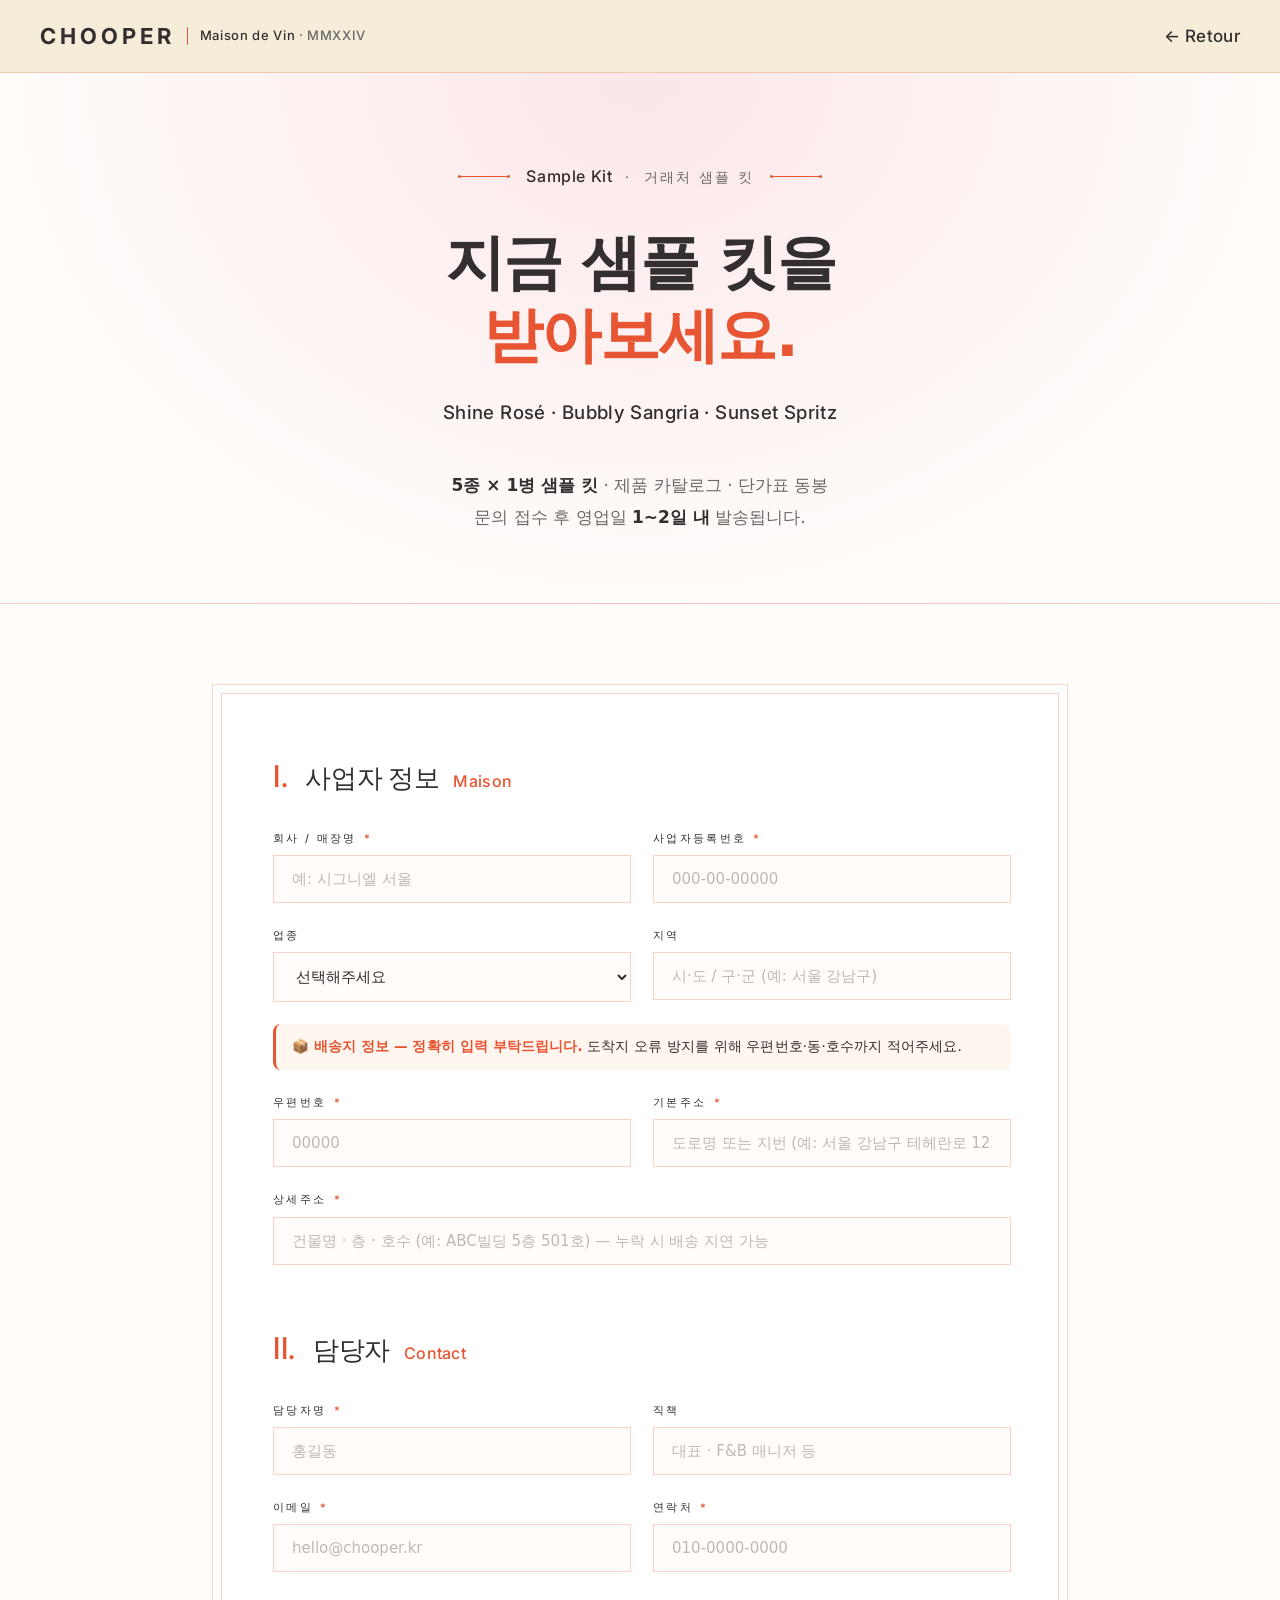
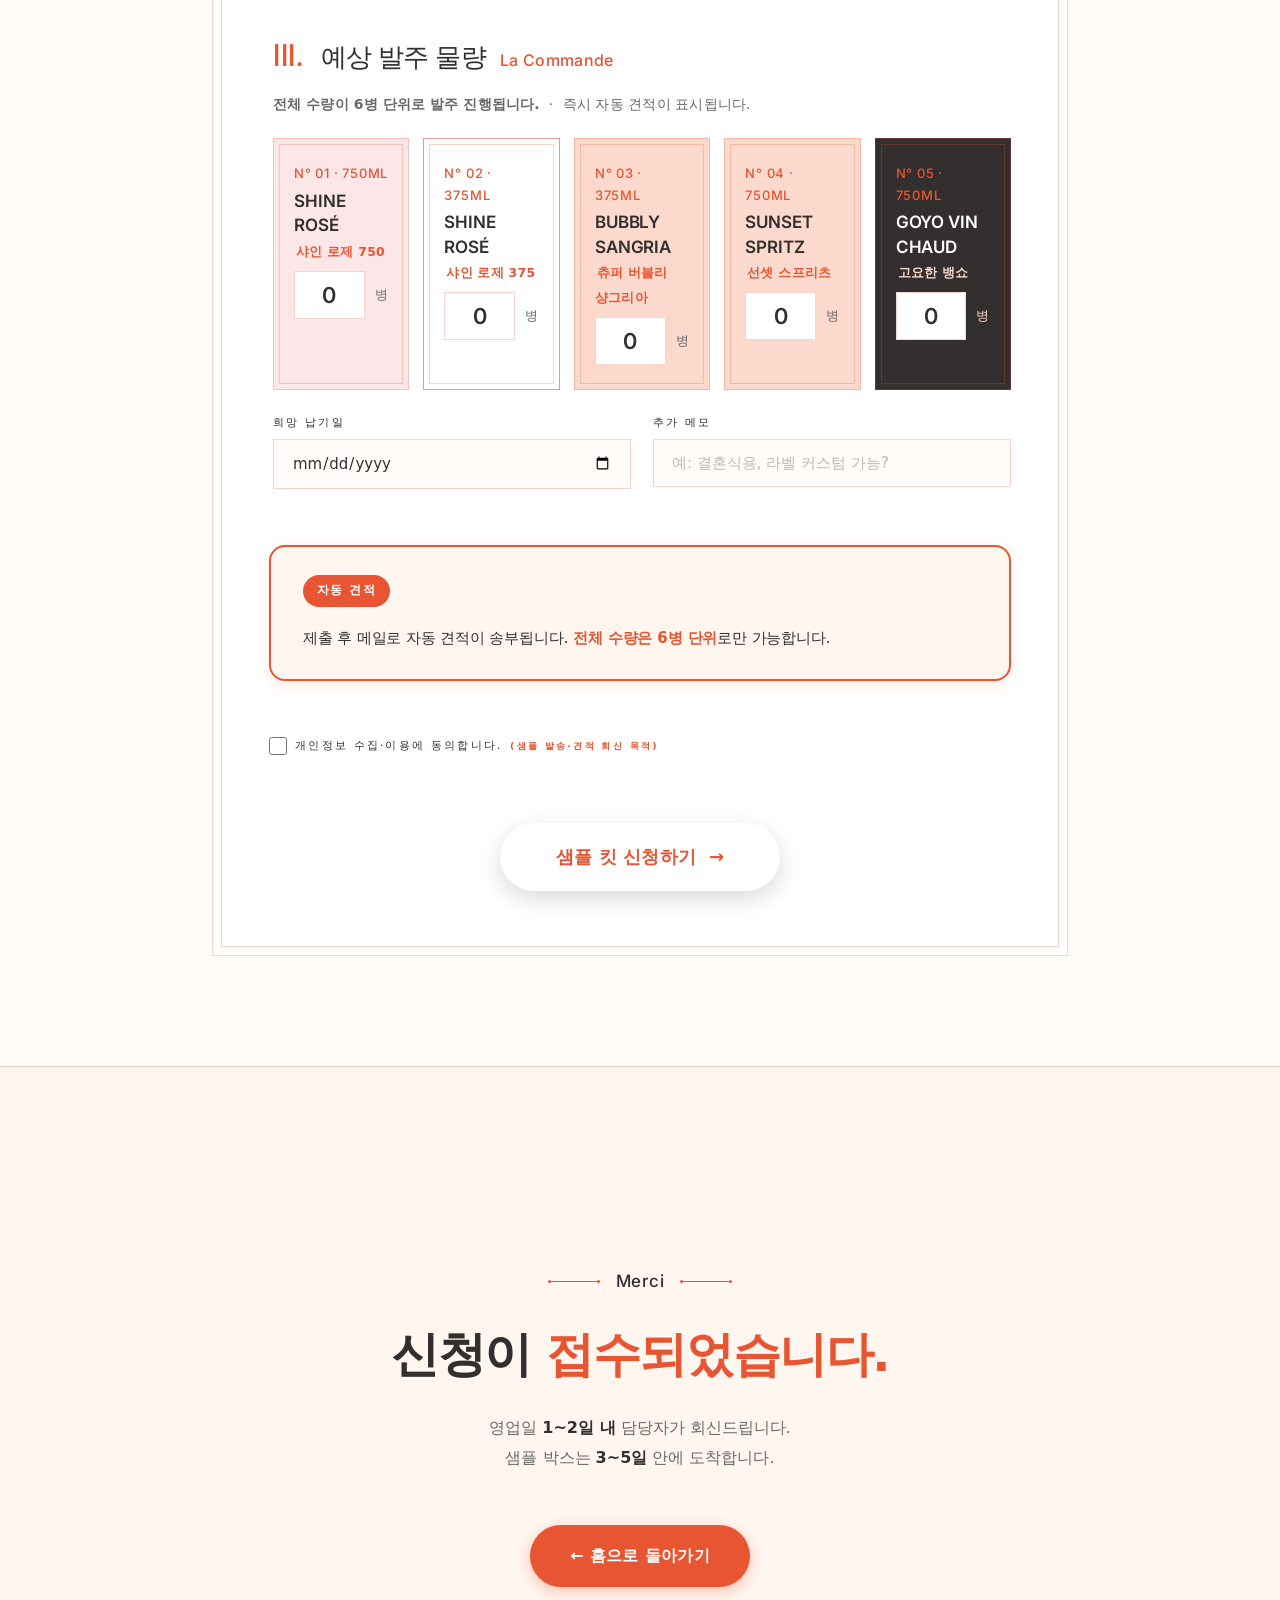
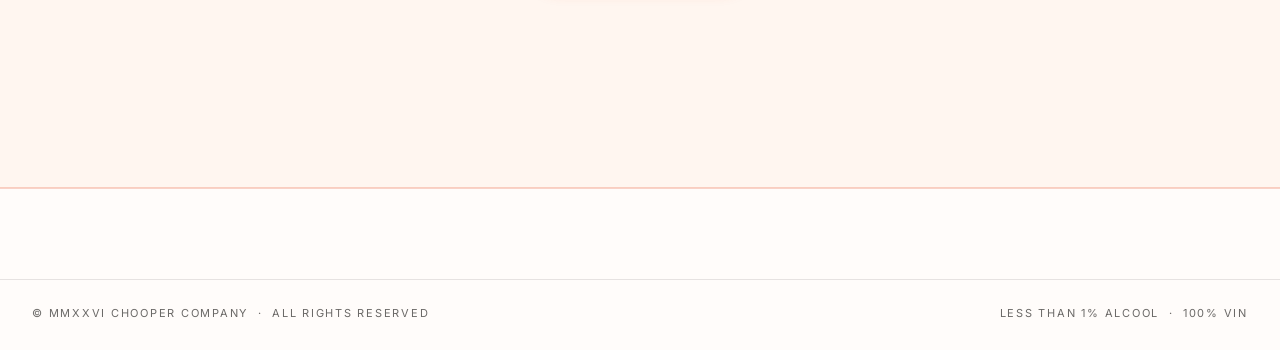
<file: inquiry.html>
<!DOCTYPE html>
<html lang="ko">
<head>
<meta charset="UTF-8" />
<meta name="viewport" content="width=device-width, initial-scale=1.0" />
<title>샘플 신청 · 츄퍼 맨정신 클럽 🍷</title>
<meta name="description" content="5종 × 1병 샘플 킷. 영업일 1~2일 내 발송." />
<link rel="preconnect" href="https://fonts.googleapis.com">
<link rel="preconnect" href="https://fonts.gstatic.com" crossorigin>
<link href="https://fonts.googleapis.com/css2?family=Inter:wght@400;500;600;700;800;900&family=Pretendard:wght@300;400;500;600;700;800;900&display=swap" rel="stylesheet">
<link rel="stylesheet" href="styles.css">
<link rel="stylesheet" href="inquiry.css">
</head>
<body class="inq-body">

<!-- NAV -->
<header class="nav">
  <a href="index.html" class="brand">
    <span class="brand-name">CHOOPER</span>
    <span class="brand-divider"></span>
    <span class="brand-tag"><i>Maison de Vin</i> · MMXXIV</span>
  </a>
  <nav class="nav-links">
    <a href="index.html">← Retour</a>
  </nav>
</header>

<!-- HEADER -->
<section class="inq-hero">
  <div class="container">
    <div class="hero-presenting">
      <span class="gold-rule"></span>
      <span><i>Sample Kit</i> &nbsp;·&nbsp; 거래처 샘플 킷</span>
      <span class="gold-rule"></span>
    </div>
    <h1 class="hero-h1">
      지금 샘플 킷을<br>
      <em>받아보세요.</em>
    </h1>
    <p class="hero-sub">
      <i>Shine Rosé · Bubbly Sangria · Sunset Spritz</i><br>
      <b>5종 × 1병 샘플 킷</b> · 제품 카탈로그 · 단가표 동봉<br>
      문의 접수 후 영업일 <b>1~2일 내</b> 발송됩니다.
    </p>
  </div>
</section>

<!-- FORM -->
<section class="inq-form-wrap">
  <form class="inq-form" action="https://formsubmit.co/choopermarket1@gmail.com" method="POST">

    <!-- FormSubmit 메타 설정 -->
    <input type="hidden" name="_subject" value="[Maison Chooper] B2B 샘플 킷 신청">
    <input type="hidden" name="_template" value="table">
    <input type="hidden" name="_captcha" value="false">
    <input type="hidden" name="_next" value="https://localhost:3459/inquiry.html#thanks">
    <input type="hidden" name="_autoresponse" value="문의 감사합니다. Maison Chooper 담당자가 영업일 1~2일 내 회신드립니다. — CHOOPER COMPANY">

    <!-- 1. 사업자 정보 -->
    <div class="fset">
      <span class="fset-num">I.</span>
      <h3 class="fset-h">사업자 정보 <span class="fset-sub"><i>Maison</i></span></h3>

      <div class="frow">
        <label>
          <span>회사 / 매장명 <i>*</i></span>
          <input type="text" name="회사_매장명" placeholder="예: 시그니엘 서울" required />
        </label>
        <label>
          <span>사업자등록번호 <i>*</i></span>
          <input type="text" name="사업자등록번호" placeholder="000-00-00000" required />
        </label>
      </div>

      <div class="frow">
        <label>
          <span>업종</span>
          <select name="업종">
            <option>선택해주세요</option>
            <option>5성 호텔</option>
            <option>웨딩 / 컨벤션</option>
            <option>파인 다이닝</option>
            <option>산후 케어 · 산후조리원</option>
            <option>갤러리 · 전시</option>
            <option>백화점 / MD</option>
            <option>와인 바</option>
            <option>프리미엄 카페</option>
            <option>리조트 · 호스피탈리티</option>
            <option>기타</option>
          </select>
        </label>
        <label>
          <span>지역</span>
          <input type="text" name="지역" placeholder="시·도 / 구·군 (예: 서울 강남구)" />
        </label>
      </div>

      <p class="fset-help addr-help">📦 <b>배송지 정보 — 정확히 입력 부탁드립니다.</b> 도착지 오류 방지를 위해 우편번호·동·호수까지 적어주세요.</p>

      <div class="frow">
        <label>
          <span>우편번호 <i>*</i></span>
          <input type="text" name="우편번호" placeholder="00000" pattern="[0-9]{5}" maxlength="5" required />
        </label>
        <label>
          <span>기본주소 <i>*</i></span>
          <input type="text" name="기본주소" placeholder="도로명 또는 지번 (예: 서울 강남구 테헤란로 123)" required />
        </label>
      </div>

      <div class="frow">
        <label class="frow-full">
          <span>상세주소 <i>*</i></span>
          <input type="text" name="상세주소" placeholder="건물명 · 층 · 호수 (예: ABC빌딩 5층 501호) — 누락 시 배송 지연 가능" required />
        </label>
      </div>
    </div>

    <!-- 2. 담당자 -->
    <div class="fset">
      <span class="fset-num">II.</span>
      <h3 class="fset-h">담당자 <span class="fset-sub"><i>Contact</i></span></h3>

      <div class="frow">
        <label>
          <span>담당자명 <i>*</i></span>
          <input type="text" name="담당자명" placeholder="홍길동" required />
        </label>
        <label>
          <span>직책</span>
          <input type="text" name="직책" placeholder="대표 · F&B 매니저 등" />
        </label>
      </div>

      <div class="frow">
        <label>
          <span>이메일 <i>*</i></span>
          <input type="email" name="email" placeholder="hello@chooper.kr" required />
        </label>
        <label>
          <span>연락처 <i>*</i></span>
          <input type="tel" name="연락처" placeholder="010-0000-0000" required />
        </label>
      </div>
    </div>

    <!-- 3. 예상 수량 -->
    <div class="fset">
      <span class="fset-num">III.</span>
      <h3 class="fset-h">예상 발주 물량 <span class="fset-sub"><i>La Commande</i></span></h3>
      <p class="fset-help"><b>전체 수량이 6병 단위로 발주 진행됩니다.</b> &nbsp;·&nbsp; 즉시 자동 견적이 표시됩니다.</p>

      <div class="qty-grid">
        <label class="qty-cell qty-rose">
          <span class="qty-head">
            <span class="qty-num">N° 01 · 750ml</span>
            <span class="qty-name">Shine Rosé<br><i>샤인 로제 750</i></span>
          </span>
          <span class="qty-row">
            <input type="number" name="샤인로제_750ml_병" min="0" value="0" inputmode="numeric" data-price="18000" />
            <span class="qty-unit">병</span>
          </span>
        </label>
        <label class="qty-cell qty-rose-mini">
          <span class="qty-head">
            <span class="qty-num">N° 02 · 375ml</span>
            <span class="qty-name">Shine Rosé<br><i>샤인 로제 375</i></span>
          </span>
          <span class="qty-row">
            <input type="number" name="샤인로제_375ml_병" min="0" value="0" inputmode="numeric" data-price="11000" />
            <span class="qty-unit">병</span>
          </span>
        </label>
        <label class="qty-cell qty-bubbly">
          <span class="qty-head">
            <span class="qty-num">N° 03 · 375ml</span>
            <span class="qty-name">Bubbly Sangria<br><i>츄퍼 버블리 샹그리아</i></span>
          </span>
          <span class="qty-row">
            <input type="number" name="버블리샹그리아_375ml_병" min="0" value="0" inputmode="numeric" data-price="11000" />
            <span class="qty-unit">병</span>
          </span>
        </label>
        <label class="qty-cell qty-spritz">
          <span class="qty-head">
            <span class="qty-num">N° 04 · 750ml</span>
            <span class="qty-name">Sunset Spritz<br><i>선셋 스프리츠</i></span>
          </span>
          <span class="qty-row">
            <input type="number" name="선셋스프리츠_병" min="0" value="0" inputmode="numeric" data-price="18000" />
            <span class="qty-unit">병</span>
          </span>
        </label>
        <label class="qty-cell qty-mulled">
          <span class="qty-head">
            <span class="qty-num">N° 05 · 750ml</span>
            <span class="qty-name">Goyo Vin Chaud<br><i>고요한 뱅쇼</i></span>
          </span>
          <span class="qty-row">
            <input type="number" name="고요한뱅쇼_병" min="0" value="0" inputmode="numeric" data-price="19000" />
            <span class="qty-unit">병</span>
          </span>
        </label>
      </div>

      <div class="frow">
        <label>
          <span>희망 납기일</span>
          <input type="date" name="희망납기일" />
        </label>
        <label>
          <span>추가 메모</span>
          <input type="text" name="추가메모" placeholder="예: 결혼식용, 라벨 커스텀 가능?" />
        </label>
      </div>
    </div>

    <!-- 자동 견적 (화면 노출 X · hidden 값만 메일에 포함) -->
    <div class="estimate">
      <span class="est-kicker">자동 견적</span>
      <p class="est-note" id="est-status">제출 후 메일로 자동 견적이 송부됩니다. <b>전체 수량은 6병 단위</b>로만 가능합니다.</p>
      <input type="hidden" name="자동견적_원" value="0">
      <input type="hidden" name="총_병수" value="0">
    </div>

    <!-- 동의 -->
    <label class="consent">
      <input type="checkbox" name="개인정보_동의" value="동의" required />
      <span>개인정보 수집·이용에 동의합니다. <i>(샘플 발송·견적 회신 목적)</i></span>
    </label>

    <!-- 제출 -->
    <button type="submit" class="btn-big inq-submit">
      샘플 킷 신청하기 &nbsp;→
    </button>

  </form>
</section>

<!-- THANKS -->
<section id="thanks" class="thanks">
  <div class="container thanks-inner">
    <div class="chapter-mark"><span class="gold-rule"></span><span><i>Merci</i></span><span class="gold-rule"></span></div>
    <h2 class="h2">
      신청이 <em>접수되었습니다.</em>
    </h2>
    <p class="hero-sub">
      영업일 <b>1~2일 내</b> 담당자가 회신드립니다.<br>
      샘플 박스는 <b>3~5일</b> 안에 도착합니다.
    </p>
    <a href="index.html" class="btn-primary">← 홈으로 돌아가기</a>
  </div>
</section>

<footer class="footer">
  <div class="foot-bottom">
    <span>© MMXXVI CHOOPER COMPANY &nbsp;·&nbsp; All Rights Reserved</span>
    <span>Less than 1% Alcool &nbsp;·&nbsp; 100% Vin</span>
  </div>
</footer>

<script>
  // 견적은 화면에 노출 X · hidden 값만 메일에 포함 · 6병 단위 강제 검증
  const form        = document.querySelector('.inq-form');
  const qtyInputs   = document.querySelectorAll('.qty-cell input[type="number"]');
  const hiddenEst   = document.querySelector('input[name="자동견적_원"]');
  const hiddenQty   = document.querySelector('input[name="총_병수"]');
  const estNote     = document.getElementById('est-status');
  const submitBtn   = document.querySelector('.inq-submit');
  const baseNote    = '제출 후 메일로 자동 견적이 송부됩니다. <b>전체 수량은 6병 단위</b>로만 가능합니다.';

  function compute() {
    let sum = 0, totalQty = 0;
    qtyInputs.forEach(i => {
      const qty = parseInt(i.value, 10) || 0;
      const price = parseInt(i.dataset.price, 10) || 18000;
      sum += qty * price;
      totalQty += qty;
    });
    return { sum, totalQty };
  }

  function update() {
    const { sum, totalQty } = compute();
    // hidden field에만 값 저장 (메일에 포함됨, 화면에는 노출 X)
    if (hiddenEst) hiddenEst.value = sum > 0 ? sum.toLocaleString('ko-KR') + ' 원' : '0 원';
    if (hiddenQty) hiddenQty.value = totalQty;

    // 6병 단위 상태 안내 (가격은 안 보임)
    if (!estNote) return;
    if (totalQty === 0) {
      estNote.innerHTML = baseNote;
      estNote.style.color = '';
      submitBtn?.classList.remove('disabled');
    } else if (totalQty % 6 !== 0) {
      const lower = Math.floor(totalQty / 6) * 6;
      const upper = Math.ceil(totalQty / 6) * 6;
      estNote.innerHTML = `⚠ 총 <b>${totalQty}병</b> — 발주는 <b>6병 단위</b>로만 가능합니다. <b>${lower}병</b> 또는 <b>${upper}병</b>으로 조정해주세요.`;
      estNote.style.color = '#E75532';
      submitBtn?.classList.add('disabled');
    } else {
      estNote.innerHTML = `✓ 총 <b>${totalQty}병</b> — 6병 단위 OK. 신청 가능합니다.`;
      estNote.style.color = '#157513';
      submitBtn?.classList.remove('disabled');
    }
  }

  qtyInputs.forEach(i => {
    i.setAttribute('step', '1');
    i.setAttribute('min', '0');
    i.addEventListener('input', update);
  });

  // 제출 시 강제 검증 — 6 배수 아니면 차단
  form?.addEventListener('submit', e => {
    const { totalQty } = compute();
    if (totalQty === 0) {
      e.preventDefault();
      alert('주문 수량을 입력해주세요.');
      document.querySelector('.qty-cell input')?.focus();
      return;
    }
    if (totalQty % 6 !== 0) {
      e.preventDefault();
      const lower = Math.floor(totalQty / 6) * 6;
      const upper = Math.ceil(totalQty / 6) * 6;
      alert(`총 ${totalQty}병 — 발주는 6병 단위로만 가능합니다.\n${lower}병 또는 ${upper}병으로 조정해주세요.`);
      document.querySelector('.estimate')?.scrollIntoView({behavior:'smooth', block:'center'});
    }
  });
</script>
</body>
</html>
</file>
<file: styles.css>
/* ═══════════════════════════════════════════════
   MAISON CHOOPER · Bordeaux × Marrakesh Luxury
   ═══════════════════════════════════════════════ */

:root {
  /* Palette — Laurenchoo 본가 톤 */
  --noir:           #1A1410;
  --bordeaux:       #332F2E;     /* 다크 브라운 (본가 메인 텍스트) */
  --bordeaux-soft:  #54504F;
  --champagne:      #E75532;     /* 코랄 오렌지 (본가 메인 액센트) */
  --champagne-soft: #FBD9CC;     /* 옅은 코랄 */
  --gold-leaf:      #C9462A;     /* 더 깊은 코랄 */
  --ivory:          #FFFCFA;     /* 본가 따뜻한 오프화이트 */
  --paper:          #FFFFFF;     /* 화이트 */
  --cream:          #FFF6F0;     /* 코랄 화이트 */
  --terracotta:     #E75532;     /* CTA 코랄 통일 */
  --terracotta-soft:#FBD9CC;
  --rose-poudre:    #E89B9F;
  --rose-soft:      #FBE6E8;
  --sage:           #157513;     /* 본가 그린 액센트 */
  --sage-soft:      #D8E8D7;
  --ink:            #332F2E;
  --ink-soft:       #6B6967;
  --line:           rgba(51, 47, 46, .12);
  --line-gold:      rgba(231, 85, 50, .25);

  /* Fonts — Laurenchoo 본가 톤 (Pretendard sans 위주) */
  --kr:        'Pretendard', 'Noto Sans KR', system-ui, sans-serif;
  --kr-serif:  'Pretendard', 'Noto Sans KR', system-ui, sans-serif;    /* serif 제거, sans 통일 */
  --display:   'Inter', 'Pretendard', system-ui, sans-serif;
  --italic:    'Inter', 'Pretendard', system-ui, sans-serif;
  --sans:      'Inter', 'Pretendard', system-ui, sans-serif;

  --ease: cubic-bezier(.4, 0, .2, 1);
}

/* ─── 모든 글씨 직립 · 절대 눕히지 않음 ─── */
i, em, cite, address, dfn, var { font-style: normal; }
.kr-up,
.q-author,
.qty-unit,
.qty-name,
.fset-help,
.est-note,
.thanks .hero-sub,
.foot-tag,
.consent {
  font-style: normal;
}

* { box-sizing: border-box; margin: 0; padding: 0; }

html { scroll-behavior: smooth; }

body {
  font-family: var(--kr);
  background: var(--ivory);
  color: var(--ink);
  line-height: 1.65;
  -webkit-font-smoothing: antialiased;
  overflow-x: hidden;
  /* 페이퍼 텍스처 + 미세한 골드 그레인 + 보르도 라이트 노이즈 */
  background-image:
    radial-gradient(ellipse 800px 600px at 20% 10%, rgba(244, 205, 181, .18) 0%, transparent 60%),
    radial-gradient(ellipse 700px 500px at 80% 70%, rgba(194, 137, 142, .12) 0%, transparent 65%),
    radial-gradient(rgba(74, 20, 25, .03) 1px, transparent 1px),
    radial-gradient(rgba(184, 147, 102, .035) 1px, transparent 1px);
  background-size: auto, auto, 28px 28px, 44px 44px;
  background-position: 0 0, 0 0, 0 0, 14px 22px;
  background-attachment: fixed, fixed, scroll, scroll;
}

a { color: inherit; text-decoration: none; }
img { display: block; max-width: 100%; }

.container { max-width: 1240px; margin: 0 auto; padding: 0 32px; }

/* Gold rule — 골드 헤어라인 장식 */
.gold-rule {
  display: inline-block;
  width: 48px;
  height: 1px;
  background: var(--champagne);
  vertical-align: middle;
  position: relative;
}
.gold-rule::before,
.gold-rule::after {
  content: '';
  position: absolute;
  top: -1px;
  width: 3px;
  height: 3px;
  border-radius: 50%;
  background: var(--champagne);
}
.gold-rule::before { left: -2px; }
.gold-rule::after { right: -2px; }
.gold-rule.light { background: var(--champagne-soft); }
.gold-rule.light::before,
.gold-rule.light::after { background: var(--champagne-soft); }

/* ─────────── NAV ─────────── */
.nav {
  position: sticky;
  top: 0;
  z-index: 100;
  display: flex;
  justify-content: space-between;
  align-items: center;
  padding: 18px 40px;
  background: rgba(245, 236, 216, .94);
  backdrop-filter: blur(14px);
  border-bottom: 1px solid var(--line-gold);
}

.brand {
  display: flex;
  align-items: center;
  gap: 12px;
}
.brand-name {
  font-family: var(--display);
  font-weight: 700;
  font-size: 22px;
  letter-spacing: 0.18em;
  color: var(--bordeaux);
}
.brand-divider {
  width: 1px;
  height: 18px;
  background: var(--champagne);
  display: inline-block;
}
.brand-tag {
  font-family: var(--italic);
  font-size: 13px;
  font-weight: 500;
  letter-spacing: 0.05em;
  color: var(--ink-soft);
}
.brand-tag i {
  font-style: normal;
  color: var(--bordeaux);
}

.nav-links {
  display: flex;
  align-items: center;
  gap: 30px;
  font-family: var(--italic);
  font-weight: 500;
  font-style: normal;
  font-size: 17px;
  color: var(--bordeaux);
  letter-spacing: 0.02em;
}
.nav-links a { position: relative; transition: color .2s; }
.nav-links a:not(.nav-cta):hover { color: var(--champagne); }
.nav-links a:not(.nav-cta)::after {
  content: '';
  position: absolute;
  left: 50%;
  bottom: -4px;
  width: 0;
  height: 1px;
  background: var(--champagne);
  transition: width .25s var(--ease), left .25s var(--ease);
}
.nav-links a:not(.nav-cta):hover::after { width: 100%; left: 0; }

.nav-cta {
  font-family: var(--kr);
  font-style: normal;
  background: var(--terracotta);
  color: #fff !important;
  padding: 10px 22px;
  border-radius: 100px;
  border: none;
  font-weight: 600;
  font-size: 14px;
  letter-spacing: 0.01em;
  transition: background .2s var(--ease), transform .2s, box-shadow .25s;
  box-shadow: 0 2px 10px rgba(231, 85, 50, .25);
}
.nav-cta:hover {
  background: var(--gold-leaf);
  color: #fff !important;
  transform: translateY(-1px);
  box-shadow: 0 4px 14px rgba(231, 85, 50, .4);
}
.nav-cta::after { display: none; }

/* ─────────── HERO ─────────── */
.hero {
  position: relative;
  padding: 80px 32px 110px;
  overflow: hidden;
  background: var(--ivory);
}

.hero-bg { position: absolute; inset: 0; z-index: 0; pointer-events: none; }
.blob {
  position: absolute;
  border-radius: 50%;
  filter: blur(100px);
  opacity: .35;
}
.blob-pink    { width: 540px; height: 540px; background: var(--rose-poudre);  top: -160px; right: -140px; }
.blob-olive   { width: 420px; height: 420px; background: var(--sage);         bottom: -140px; left: -80px; opacity: .25; }
.blob-mustard { width: 360px; height: 360px; background: var(--champagne);    top: 40%; left: 50%; transform: translateX(-50%); opacity: .22; }

.hero-inner {
  position: relative;
  z-index: 1;
  max-width: 980px;
  margin: 0 auto;
  text-align: center;
}

.hero-presenting {
  display: flex;
  justify-content: center;
  align-items: center;
  gap: 18px;
  font-family: var(--italic);
  font-style: normal;
  font-size: 14px;
  color: var(--ink-soft);
  letter-spacing: 0.16em;
  text-transform: uppercase;
  margin-bottom: 36px;
}
.hero-presenting i {
  font-style: normal;
  text-transform: none;
  letter-spacing: 0.04em;
  color: var(--bordeaux);
  font-size: 16px;
  font-weight: 500;
}

.hero-h1 {
  font-family: var(--kr);
  font-size: clamp(32px, 4vw, 56px);
  font-weight: 800;
  line-height: 1.28;
  letter-spacing: -0.03em;
  margin-bottom: 24px;
  color: var(--bordeaux);
  word-break: keep-all;
}
.hero-h1 em {
  font-family: var(--kr);
  font-style: normal;
  font-weight: 900;
  color: var(--terracotta);
  letter-spacing: -0.03em;
}
.hero-h1 .kr-up { font-style: normal; }

@media (max-width: 1100px) {
  .hero-h1 { white-space: normal; font-size: clamp(28px, 4.6vw, 48px); }
}

.hero-sub {
  font-size: clamp(15px, 1.7vw, 18px);
  line-height: 1.85;
  font-weight: 400;
  max-width: 600px;
  margin: 0 auto 48px;
  color: var(--ink-soft);
}
.hero-sub i {
  font-family: var(--italic);
  font-style: normal;
  font-size: 1.22em;
  color: var(--bordeaux);
  font-weight: 500;
  letter-spacing: 0.02em;
  display: block;
  margin-bottom: 14px;
}
.hero-sub b { font-weight: 600; color: var(--bordeaux); }

.hero-cta {
  display: flex;
  flex-wrap: wrap;
  justify-content: center;
  gap: 14px;
  margin-bottom: 76px;
}

.btn-primary {
  position: relative;
  display: inline-flex;
  align-items: center;
  justify-content: center;
  background: var(--terracotta);
  color: #fff;
  font-family: var(--kr);
  font-weight: 700;
  font-size: 16px;
  letter-spacing: 0.02em;
  padding: 18px 40px;
  border-radius: 100px;            /* 본가 둥근 pill 버튼 */
  border: none;
  box-shadow: 0 4px 14px rgba(231, 85, 50, .35), 0 0 0 0 rgba(231, 85, 50, .45);
  transition: background .25s var(--ease), transform .2s var(--ease), box-shadow .25s var(--ease);
  cursor: pointer;
  animation: btn-pulse 2.6s ease-in-out infinite;
}
@keyframes btn-pulse {
  0%, 100% { box-shadow: 0 4px 14px rgba(231, 85, 50, .35), 0 0 0 0 rgba(231, 85, 50, .45); }
  50%      { box-shadow: 0 4px 14px rgba(231, 85, 50, .35), 0 0 0 16px rgba(231, 85, 50, 0); }
}
.btn-primary:hover {
  animation: none;
  background: var(--gold-leaf);
  transform: translateY(-2px);
  box-shadow: 0 8px 20px rgba(231, 85, 50, .45);
}
.btn-primary:active { transform: translateY(0); }
.btn-primary:hover {
  background: var(--noir);
  color: var(--champagne);
  border-color: var(--noir);
  transform: translate(-3px, -3px);
  box-shadow:
    0 0 0 1px var(--noir),
    inset 0 0 0 4px var(--noir),
    inset 0 0 0 5px var(--champagne),
    9px 9px 0 var(--champagne);
}
.btn-primary:active {
  transform: translate(2px, 2px);
  box-shadow:
    0 0 0 1px var(--bordeaux),
    inset 0 0 0 4px var(--bordeaux),
    inset 0 0 0 5px var(--champagne),
    2px 2px 0 var(--champagne);
}

.btn-ghost {
  position: relative;
  display: inline-flex;
  align-items: center;
  justify-content: center;
  background: #fff;
  color: var(--bordeaux);
  font-family: var(--kr);
  font-weight: 600;
  font-size: 15px;
  letter-spacing: 0.02em;
  padding: 17px 36px;
  border-radius: 100px;
  border: 1.5px solid var(--bordeaux);
  transition: background .25s, color .25s, transform .2s, box-shadow .25s;
  cursor: pointer;
}
.btn-ghost:hover {
  background: var(--bordeaux);
  color: #fff;
  transform: translateY(-2px);
  box-shadow: 0 6px 18px rgba(51, 47, 46, .25);
}
.btn-ghost:active { transform: translateY(0); }

.hero-tickers {
  display: grid;
  grid-template-columns: repeat(4, 1fr);
  gap: 0;
  max-width: 780px;
  margin: 0 auto;
  background: transparent;
  border-top: 1px solid var(--line-gold);
  border-bottom: 1px solid var(--line-gold);
  padding: 0;
}
.tk {
  display: flex;
  flex-direction: column;
  align-items: center;
  justify-content: center;
  gap: 8px;
  padding: 28px 12px;
  border-right: 1px solid var(--line-gold);
}
.tk:last-child { border-right: none; }
.tk b {
  font-family: var(--display);
  font-size: 44px;
  font-weight: 500;
  line-height: 1;
  letter-spacing: -0.01em;
  color: var(--bordeaux);
}
.tk b i {
  font-family: var(--italic);
  font-style: normal;
  color: var(--champagne);
  font-size: 28px;
  font-weight: 400;
}
.tk span {
  font-family: var(--sans);
  font-size: 10px;
  font-weight: 500;
  color: var(--ink-soft);
  letter-spacing: 0.22em;
  text-transform: uppercase;
}

/* ─────────── MARQUEE ─────────── */
.marquee {
  background: var(--bordeaux);
  color: var(--ivory);
  padding: 20px 0;
  overflow: hidden;
  border-top: 1px solid var(--gold-leaf);
  border-bottom: 1px solid var(--gold-leaf);
  position: relative;
}
.marquee::before,
.marquee::after {
  content: '';
  position: absolute;
  left: 0; right: 0;
  height: 1px;
  background: var(--champagne);
  opacity: .35;
}
.marquee::before { top: 4px; }
.marquee::after { bottom: 4px; }
.m-track {
  display: flex;
  gap: 50px;
  white-space: nowrap;
  font-family: var(--italic);
  font-weight: 500;
  font-style: normal;
  font-size: 19px;
  letter-spacing: 0.04em;
  color: var(--champagne-soft);
  animation: scroll 42s linear infinite;
}
.m-track span { flex-shrink: 0; }
.m-track .m-dot { color: var(--champagne); font-style: normal; }
.m-track i { font-style: normal; color: var(--ivory); }
@keyframes scroll { to { transform: translateX(-50%); } }

/* ─────────── SECTION COMMON ─────────── */
section { padding: 120px 0; }

.chapter-mark {
  display: flex;
  justify-content: center;
  align-items: center;
  gap: 18px;
  font-family: var(--italic);
  font-size: 14px;
  color: var(--ink-soft);
  letter-spacing: 0.18em;
  text-transform: uppercase;
  margin-bottom: 28px;
  font-weight: 500;
}
.chapter-mark i {
  font-style: normal;
  letter-spacing: 0.04em;
  text-transform: none;
  color: var(--bordeaux);
  font-size: 17px;
}
.chapter-mark.light { color: var(--champagne-soft); }
.chapter-mark.light i { color: var(--champagne); }

.h2 {
  font-family: var(--kr);
  font-size: clamp(28px, 4vw, 48px);
  font-weight: 800;
  line-height: 1.3;
  letter-spacing: -0.028em;
  color: var(--bordeaux);
  margin-bottom: 28px;
  text-align: center;
}
.h2 em {
  font-family: var(--kr);
  font-style: normal;
  font-weight: 900;
  color: var(--terracotta);
  letter-spacing: -0.03em;
}

.lede {
  font-family: var(--kr);
  font-size: clamp(15px, 1.55vw, 17px);
  font-weight: 400;
  color: var(--ink-soft);
  line-height: 1.85;
  margin: 0 auto 64px;
  max-width: 620px;
  text-align: center;
}
.lede i {
  font-family: var(--kr-serif);
  font-style: normal;
  font-size: 1.05em;
  font-weight: 500;
  color: var(--bordeaux);
  letter-spacing: -0.01em;
}
.lede.light { color: var(--champagne-soft); }
.lede.light i { color: var(--paper); }

/* ─────────── WHY ─────────── */
.why { background: var(--ivory); text-align: center; }

.why-grid {
  display: grid;
  grid-template-columns: repeat(2, 1fr);
  gap: 28px;
  margin-top: 60px;
  text-align: left;
}

.card {
  padding: 40px 36px 36px;
  border: 1px solid var(--line);
  border-radius: 24px;
  position: relative;
  transition: border-color .3s, transform .3s var(--ease), box-shadow .3s;
  display: flex;
  flex-direction: column;
  gap: 16px;
  background: var(--paper);
  box-shadow: 0 2px 12px rgba(51, 47, 46, .04);
}
.card::before {
  display: none;             /* 본가는 inset 보더 없이 깔끔 */
}
.card:hover {
  border-color: var(--terracotta);
  transform: translateY(-6px);
  box-shadow: 0 14px 32px rgba(231, 85, 50, .15);
}
.card-pink    { background: var(--rose-soft); }
.card-olive   { background: var(--sage-soft); }
.card-mustard { background: var(--champagne-soft); }
.card-cream   { background: var(--paper); }

.card-num {
  font-family: var(--italic);
  font-style: normal;
  font-size: 36px;
  font-weight: 500;
  color: var(--bordeaux);
  line-height: 1;
}
.card h3 {
  font-family: var(--display);
  font-size: 26px;
  font-weight: 500;
  letter-spacing: -0.008em;
  color: var(--bordeaux);
}
.card p {
  font-size: 15px;
  line-height: 1.78;
  color: var(--ink);
  font-weight: 400;
}
.card-tag {
  position: absolute;
  top: 22px;
  right: 22px;
  background: transparent;
  color: var(--bordeaux);
  font-family: var(--sans);
  font-weight: 500;
  font-size: 10px;
  letter-spacing: 0.2em;
  padding: 4px 0;
  text-transform: uppercase;
  border-top: 1px solid var(--champagne);
  border-bottom: 1px solid var(--champagne);
  padding-left: 8px;
  padding-right: 8px;
}

/* 기술 다이어그램 — 다단환류 증류법 SVG */
.tech-diagram {
  display: block;
  width: 100%;
  max-width: 240px;
  height: auto;
  margin: 12px auto 18px;
  color: var(--bordeaux);
  opacity: .92;
}
.card-tech .card-num { color: var(--bordeaux); }

/* ─────────── AWARDS ─────────── */
.awards {
  background: var(--paper);
  border-top: 1px solid var(--line-gold);
  border-bottom: 1px solid var(--line-gold);
  text-align: center;
}
.medals {
  display: grid;
  grid-template-columns: repeat(5, 1fr);
  gap: 18px;
  margin-top: 60px;
}
.medal {
  padding: 32px 20px 28px;
  border: 1px solid var(--line);
  border-radius: 20px;
  display: flex;
  flex-direction: column;
  align-items: center;
  text-align: center;
  gap: 14px;
  transition: transform .3s var(--ease), border-color .3s, box-shadow .3s;
  position: relative;
  background: var(--paper);
  box-shadow: 0 2px 10px rgba(51, 47, 46, .04);
}
.medal::before { display: none; }
.medal::after {
  content: '';
  position: absolute;
  inset: -1px;
  border-radius: inherit;
  background: linear-gradient(135deg, transparent 0%, rgba(184,147,102,.35) 50%, transparent 100%);
  opacity: 0;
  transition: opacity .4s var(--ease);
  pointer-events: none;
  z-index: 1;
}
.medal:hover { transform: translateY(-8px) rotate(-1deg); border-color: var(--champagne); box-shadow: 0 10px 24px rgba(74, 20, 25, .15); }
.medal:hover::after { opacity: 1; }

/* Sparkle 장식 — 상단 가운데 반짝이는 별 */
.m-sparkle {
  position: absolute;
  top: 14px;
  left: 50%;
  transform: translateX(-50%);
  color: var(--champagne);
  font-size: 14px;
  z-index: 2;
  animation: sparkle 3s ease-in-out infinite;
}
@keyframes sparkle {
  0%, 100% { opacity: .5; transform: translateX(-50%) scale(0.9) rotate(0deg); }
  50%      { opacity: 1;  transform: translateX(-50%) scale(1.15) rotate(15deg); }
}

/* 실제 수상 로고 이미지 — 카드 중앙에 큰 사이즈 */
.medal-with-logo .m-logo {
  display: block;
  width: 130px;
  height: 130px;
  object-fit: contain;
  margin: 12px auto 8px;
  z-index: 2;
  position: relative;
  transition: transform .5s var(--ease);
  /* PNG 흰 픽셀 → 투명 (SVG color matrix) + drop-shadow */
  filter: url(#kill-white) drop-shadow(0 4px 10px rgba(74, 20, 25, .25));
}
.medal-with-logo:hover .m-logo { transform: rotate(-6deg) scale(1.12); }
.medal-with-logo .m-yr { margin-top: 4px; }

/* SVG 빈티지 메달 마크 — 로고 없는 카드용 */
.m-wreath {
  position: absolute;
  top: 10px;
  right: 10px;
  width: 64px;
  height: 64px;
  color: var(--bordeaux);
  opacity: .8;
  z-index: 2;
  transition: transform .5s var(--ease), opacity .3s;
}
.medal:hover .m-wreath { transform: rotate(-8deg) scale(1.12); opacity: 1; }

/* 빈티지 메달 일러스트 — 카드 중앙에 큰 사이즈 */
.m-badge {
  display: block;
  width: 110px;
  height: auto;
  margin: 0 auto -8px;
  filter: drop-shadow(0 6px 12px rgba(74, 20, 25, .25));
  transition: transform .5s var(--ease);
  z-index: 2;
  position: relative;
}
.medal:hover .m-badge { transform: translateY(-4px) rotate(-3deg) scale(1.06); }

.medal-1 { background: var(--champagne-soft); }
.medal-2 { background: var(--cream); }
.medal-3 { background: var(--sage-soft); }
.medal-4 { background: var(--rose-soft); }
.medal-5 { background: var(--terracotta-soft); }

.m-yr {
  font-family: var(--display);
  font-style: normal;
  font-weight: 600;
  font-size: 13px;
  letter-spacing: 0.18em;
  color: var(--bordeaux);
  margin-top: 18px;
}
.m-rank {
  font-family: var(--display);
  font-weight: 700;
  font-size: 22px;
  letter-spacing: 0.04em;
  color: var(--bordeaux);
  text-transform: uppercase;
}
.m-rank i {
  font-family: var(--italic);
  font-style: normal;
  font-weight: 500;
  color: var(--terracotta);
  text-transform: none;
  font-size: 1.1em;
}
.m-name {
  font-family: var(--italic);
  font-style: normal;
  font-size: 14px;
  font-weight: 600;
  color: var(--bordeaux);
  line-height: 1.4;
  padding: 0 8px;
  opacity: .85;
}

/* ─────────── PRODUCTS ─────────── */
.products { background: var(--ivory); text-align: center; }

.prod-grid {
  display: grid;
  grid-template-columns: repeat(5, 1fr);
  gap: 18px;
  margin-top: 60px;
  text-align: left;
}
@media (max-width: 1200px) {
  .prod-grid { grid-template-columns: repeat(3, 1fr); gap: 22px; }
}
.prod {
  border: 1px solid var(--line);
  border-radius: 24px;
  overflow: hidden;
  display: flex;
  flex-direction: column;
  background: var(--paper);
  transition: transform .3s var(--ease), border-color .3s, box-shadow .3s;
  position: relative;
  box-shadow: 0 2px 12px rgba(51, 47, 46, .04);
}
.prod::before { display: none; }
.prod:hover {
  transform: translateY(-8px);
  border-color: var(--terracotta);
  box-shadow: 0 18px 36px rgba(231, 85, 50, .18);
}

.prod-rose .prod-art      { background: linear-gradient(165deg, var(--rose-poudre) 0%, var(--rose-soft) 100%); }
.prod-rose-mini .prod-art { background: linear-gradient(165deg, var(--rose-soft) 0%, var(--paper) 100%); }
.prod-bubbly .prod-art    { background: linear-gradient(165deg, var(--champagne) 0%, var(--terracotta-soft) 100%); }
.prod-spritz .prod-art    { background: linear-gradient(165deg, var(--terracotta) 0%, var(--champagne-soft) 100%); }
.prod-mulled .prod-art    { background: linear-gradient(165deg, var(--bordeaux) 0%, var(--terracotta) 100%); }

/* 볼륨 라벨 */
.prod-vol {
  position: absolute;
  top: 20px;
  right: 22px;
  font-family: var(--sans);
  font-weight: 500;
  font-size: 11px;
  letter-spacing: 0.18em;
  text-transform: uppercase;
  color: var(--paper);
  padding: 4px 10px;
  border: 1px solid var(--paper);
  z-index: 2;
  background: rgba(74, 20, 25, .35);
  backdrop-filter: blur(2px);
}
.vol-mark {
  font-family: var(--display);
  font-size: 0.65em;
  color: var(--champagne);
  letter-spacing: 0.02em;
  margin-left: 6px;
  vertical-align: super;
}
.prod-bottle.mini { transform: scale(0.7); transform-origin: center bottom; }

/* 누끼 보틀 이미지 — 5장 모두 동일한 시각 사이즈로 정규화 */
.prod-art {
  position: relative;
}
.prod-bottle-img {
  position: absolute;
  z-index: 1;
  top: 50%;
  left: 50%;
  height: 82%;
  width: auto;
  max-width: 80%;
  object-fit: contain;
  display: block;
  filter:
    drop-shadow(4px 8px 12px rgba(26, 15, 10, .35))
    drop-shadow(0 2px 4px rgba(26, 15, 10, .25));
  transition: transform .6s var(--ease);
  /* 기본 transform — 각 PNG별로 아래에서 scale 보정 */
  transform: translate(-50%, -50%);
}
/* PNG별 시각 사이즈 보정 — chooper-b2b의 Drive 호스팅 PNG 비율에 맞춰 normalize */
/* 기준: 모든 카드 안 병이 약 80% height 시각 사이즈로 보이게 */
.prod-rose .prod-bottle-img,
.prod-large .prod-bottle-img {
  transform: translate(-50%, -50%);
  height: 94%;
  max-width: 85%;
}
.prod-rose-mini .prod-bottle-img {
  transform: translate(-50%, -50%);
  height: 58%;          /* N°02 PNG 안 병이 다른 PNG보다 커서 더 줄임 */
  max-width: 45%;
}
.prod-bubbly .prod-bottle-img {
  transform: translate(-50%, -50%);
  height: 94%;
  max-width: 85%;
}
.prod-spritz .prod-bottle-img {
  transform: translate(-50%, -50%);
  height: 94%;
  max-width: 85%;
}
.prod-mulled .prod-bottle-img {
  transform: translate(-50%, -50%);
  height: 94%;
  max-width: 70%;
}
/* 호버 효과 — 모든 카드 동일하게 살짝 위로 떠오름 + 살짝 확대 */
.prod:hover .prod-bottle-img { transform: translate(-50%, -54%) scale(1.04); }
.prod-bottle-img.mini { /* Petite는 위 .prod-rose-mini 셀렉터에서 사이즈 작게 */ }

.prod-art {
  aspect-ratio: 3 / 4.2;       /* 더 길게 — 음료 사이즈 큼 */
  position: relative;
  display: flex;
  justify-content: center;
  align-items: flex-end;
  padding-bottom: 24px;
  border-bottom: 1px solid var(--line-gold);
  overflow: hidden;
}
.prod-art::after {
  content: '';
  position: absolute;
  inset: 0;
  background: radial-gradient(ellipse 80% 50% at 50% 90%, rgba(0,0,0,.2) 0%, transparent 70%);
  pointer-events: none;
  z-index: 0;
}

/* 와인 병 실루엣 */
.prod-bottle {
  display: block;
  width: 64px;
  height: 200px;
  background:
    /* 캡슐 */
    linear-gradient(180deg, var(--bordeaux) 0 22px, transparent 22px),
    /* 라벨 */
    linear-gradient(180deg, transparent 84px, var(--ivory) 84px, var(--ivory) 138px, transparent 138px),
    /* 병 몸체 */
    linear-gradient(180deg,
      transparent 0,
      transparent 4px,
      rgba(74, 20, 25, .9) 4px,
      rgba(74, 20, 25, .9) 100%);
  -webkit-mask-image:
    radial-gradient(circle at 50% 4px, #000 6px, transparent 6.5px),
    linear-gradient(180deg,
      transparent 0, transparent 4px,
      #000 4px, #000 22px,
      transparent 22px, transparent 30px,
      #000 30px, #000 56px,
      #000 56px),
    /* 어깨 ~ 본체 */
    radial-gradient(ellipse 32px 28px at 50% 70px, #000 99%, transparent 100%),
    linear-gradient(180deg,
      transparent 0, transparent 70px,
      #000 70px, #000 200px);
  -webkit-mask-composite: source-over;
          mask-composite: add;
  position: relative;
  filter: drop-shadow(2px 6px 8px rgba(26, 15, 10, .35));
}
/* 단순화한 병 — pseudo로 처리 */
.prod-bottle {
  width: 60px;
  height: 190px;
  background: transparent;
  -webkit-mask-image: none;
          mask-image: none;
  position: relative;
}
.prod-bottle::before {
  content: '';
  position: absolute;
  left: 50%;
  top: 0;
  transform: translateX(-50%);
  width: 18px;
  height: 56px;
  background: var(--noir);
  border-radius: 4px 4px 0 0;
}
.prod-bottle::after {
  content: '';
  position: absolute;
  left: 50%;
  top: 44px;
  transform: translateX(-50%);
  width: 60px;
  height: 146px;
  background: linear-gradient(180deg, var(--noir) 0%, var(--bordeaux) 100%);
  border-radius: 30px 30px 12px 12px / 80px 80px 12px 12px;
  box-shadow:
    inset 4px 0 8px rgba(255, 255, 255, .08),
    inset -8px 0 12px rgba(0, 0, 0, .25);
}

.prod-num {
  position: absolute;
  top: 20px;
  left: 22px;
  font-family: var(--display);
  font-style: normal;
  font-weight: 500;
  font-size: 16px;
  letter-spacing: 0.06em;
  color: var(--paper);
  padding: 4px 0;
  border-top: 1px solid var(--paper);
  border-bottom: 1px solid var(--paper);
  padding-left: 10px;
  padding-right: 10px;
  z-index: 2;
}

.prod-body {
  padding: 32px 30px 30px;
  background: var(--paper);
  flex-grow: 1;
  display: flex;
  flex-direction: column;
  gap: 8px;
}
.prod-line {
  font-family: var(--italic);
  font-style: normal;
  font-size: 14px;
  font-weight: 500;
  color: var(--champagne);
  letter-spacing: 0.04em;
}
.prod h3 {
  font-family: var(--display);
  font-size: 26px;
  font-weight: 600;
  letter-spacing: -0.005em;
  color: var(--bordeaux);
  line-height: 1.18;
  min-height: calc(1.18em * 2);     /* 2줄 만큼 공간 확보 → 1단어/2단어 카드 baseline 통일 */
  display: flex;
  align-items: flex-end;
  margin-bottom: 2px;
}
.prod-kr {
  font-family: var(--kr);
  font-size: 13.5px;
  font-weight: 500;
  color: var(--ink-soft);
  letter-spacing: 0.04em;
  margin-bottom: 14px;
  min-height: 1.2em;
}
.prod p {
  font-size: 14px;
  line-height: 1.78;
  flex-grow: 1;
  color: var(--ink);
  font-weight: 400;
  min-height: calc(1.78em * 4);   /* 4줄 확보 → description 짧아도 일정 높이 유지 */
}
.prod-tag {
  display: inline-block;
  align-self: flex-start;
  background: transparent;
  color: var(--bordeaux);
  font-family: var(--sans);
  font-weight: 500;
  font-size: 10px;
  letter-spacing: 0.2em;
  padding: 5px 10px;
  text-transform: uppercase;
  border-top: 1px solid var(--champagne);
  border-bottom: 1px solid var(--champagne);
  margin-top: 12px;
}

/* ─────────── USE ─────────── */
.use {
  background: var(--cream);
  color: var(--bordeaux);
  border-top: 1px solid var(--line);
  border-bottom: 1px solid var(--line);
  text-align: center;
  position: relative;
}
.use .h2 { color: var(--bordeaux); }
.use .h2 em { color: var(--terracotta); }

.use-grid {
  display: grid;
  grid-template-columns: repeat(4, 1fr);
  gap: 18px;
  margin-top: 60px;
}
.use-cell {
  background: var(--paper);
  color: var(--bordeaux);
  border: 1px solid var(--line);
  border-radius: 16px;
  padding: 0 0 22px;
  margin: 0;
  display: flex;
  flex-direction: column;
  align-items: center;
  text-align: center;
  gap: 6px;
  transition: border-color .3s, transform .3s var(--ease), box-shadow .3s;
  position: relative;
  overflow: hidden;
  box-shadow: 0 2px 10px rgba(51, 47, 46, .04);
}
.use-cell::before { display: none; }
.use-cell:hover {
  border-color: var(--terracotta);
  transform: translateY(-6px);
  box-shadow: 0 14px 32px rgba(231, 85, 50, .18);
}
.use-cell:hover .use-photo img { transform: scale(1.08); filter: contrast(1.1) saturate(1.05) brightness(1) sepia(0); }
.use-cell:hover .use-title { color: var(--terracotta); }

.use-photo {
  position: relative;
  width: 100%;
  height: 180px;
  overflow: hidden;
  margin-bottom: 18px;
}
.use-photo img {
  width: 100%;
  height: 100%;
  object-fit: cover;
  display: block;
  /* 시즐컷 보정 · 콘트라스트 + 채도 살림 */
  filter: contrast(1.12) saturate(1.05) brightness(0.94) sepia(0.04);
  transition: transform .7s var(--ease);
}
.use-photo::after {
  content: '';
  position: absolute;
  inset: 0;
  background: linear-gradient(180deg, rgba(74, 20, 25, 0) 50%, rgba(74, 20, 25, .55) 100%);
  pointer-events: none;
}

.use-num {
  font-family: var(--sans);
  font-style: normal;
  font-size: 13px;
  font-weight: 600;
  color: var(--terracotta);
  letter-spacing: 0.15em;
  text-transform: uppercase;
}
.use-title {
  font-family: var(--kr);
  font-size: 18px;
  font-weight: 700;
  color: var(--bordeaux);
  letter-spacing: -0.01em;
}
.use-sub {
  font-family: var(--sans);
  font-style: normal;
  font-size: 12px;
  color: var(--ink-soft);
  font-weight: 500;
  letter-spacing: 0.08em;
}

/* ─────────── QUOTE ─────────── */
.quote {
  background: var(--cream);
  border-bottom: 1px solid var(--line-gold);
}
.quote-inner {
  text-align: center;
  position: relative;
  padding: 0 32px;
}
.q-frame {
  max-width: 800px;
  margin: 0 auto;
  padding: 70px 50px 56px;
  border: 1px solid var(--line-gold);
  background: var(--paper);
  position: relative;
}
.q-frame::before {
  content: '';
  position: absolute;
  inset: 8px;
  border: 1px solid var(--line-gold);
  pointer-events: none;
}
.q-mark {
  font-family: var(--display);
  font-style: normal;
  font-size: 140px;
  font-weight: 500;
  line-height: .5;
  color: var(--champagne);
  display: block;
  margin-bottom: 24px;
}
.q-text {
  font-family: var(--kr-serif);
  font-size: clamp(19px, 2.2vw, 28px);
  font-weight: 500;
  line-height: 1.7;
  margin-bottom: 26px;
  color: var(--bordeaux);
  letter-spacing: -0.012em;
}
.q-text em {
  font-family: var(--kr-serif);
  font-style: normal;
  font-weight: 700;
  color: var(--terracotta);
  font-size: 1.08em;
  letter-spacing: -0.014em;
}
.q-author {
  font-family: var(--kr);
  font-style: normal;
  font-size: 13px;
  font-weight: 500;
  color: var(--ink-soft);
  letter-spacing: 0.2em;
  text-transform: uppercase;
  display: inline-flex;
  align-items: center;
  gap: 12px;
}
.q-author .ornament { color: var(--champagne); font-size: 11px; }

/* ─────────── CTA ─────────── */
.cta {
  background: var(--terracotta);
  color: #fff;
  text-align: center;
  position: relative;
}
.cta::before, .cta::after { display: none; }
.cta-inner { max-width: 800px; margin: 0 auto; padding: 0 32px; }
.cta-marquee {
  display: flex;
  align-items: center;
  justify-content: center;
  gap: 20px;
  font-family: var(--italic);
  font-style: normal;
  font-size: 14px;
  font-weight: 600;
  letter-spacing: 0.16em;
  text-transform: uppercase;
  color: rgba(255, 255, 255, .9);
  margin-bottom: 24px;
  --font-size-overflow: 17px;
  font-size: 14px !important;
  color: var(--champagne);
  letter-spacing: 0.04em;
  margin-bottom: 24px;
}
.cta-h {
  font-family: var(--kr);
  font-size: clamp(34px, 5vw, 60px);
  font-weight: 800;
  line-height: 1.24;
  letter-spacing: -0.028em;
  margin-bottom: 28px;
  color: var(--ivory);
}
.cta-h em {
  font-family: var(--kr);
  font-style: normal;
  font-weight: 900;
  color: #fff;
  text-decoration: underline;
  text-decoration-thickness: 3px;
  text-underline-offset: 6px;
  letter-spacing: -0.03em;
}
.cta-sub {
  font-size: 16px;
  font-weight: 500;
  line-height: 1.85;
  color: rgba(255, 255, 255, .9);
  margin-bottom: 44px;
}
.cta-sub b { font-weight: 700; color: #fff; }

.btn-big {
  position: relative;
  display: inline-flex;
  align-items: center;
  justify-content: center;
  background: #fff;
  color: var(--terracotta);
  font-family: var(--kr);
  font-weight: 800;
  font-size: 18px;
  letter-spacing: 0.01em;
  padding: 22px 56px;
  border-radius: 100px;
  border: none;
  box-shadow: 0 8px 24px rgba(0, 0, 0, .15);
  transition: background .3s var(--ease), transform .25s, box-shadow .25s;
  cursor: pointer;
}
.btn-big:hover {
  background: var(--noir);
  color: #fff;
  transform: translateY(-3px);
  box-shadow: 0 12px 30px rgba(0, 0, 0, .3);
}
.btn-big:active { transform: translateY(-1px); }

.cta-foot {
  font-family: var(--italic);
  font-style: normal;
  font-size: 15px;
  font-weight: 500;
  color: rgba(255, 255, 255, .85);
  margin-top: 36px;
  letter-spacing: 0.06em;
}

/* ─────────── FOOTER ─────────── */
.footer {
  background: var(--ivory);
  padding: 90px 0 28px;
  border-top: 1px solid var(--line-gold);
}
.foot-grid {
  display: grid;
  grid-template-columns: 1.6fr 1fr 1fr 1fr;
  gap: 48px;
  margin-bottom: 56px;
}
.foot-grid > div:first-child .brand-name {
  font-family: var(--display);
  font-size: 28px;
  font-weight: 700;
  letter-spacing: 0.18em;
  color: var(--bordeaux);
  display: block;
  margin-bottom: 16px;
}
.foot-tag {
  font-family: var(--kr);
  font-style: normal;
  font-size: 14.5px;
  color: var(--ink-soft);
  font-weight: 400;
  line-height: 1.85;
}
.foot-tag i {
  font-family: var(--italic);
  font-style: normal;
  color: var(--bordeaux);
  font-weight: 500;
}

.foot-col h4 {
  font-family: var(--sans);
  font-size: 11px;
  font-weight: 500;
  letter-spacing: 0.24em;
  text-transform: uppercase;
  margin-bottom: 22px;
  color: var(--bordeaux);
  border-top: 1px solid var(--champagne);
  border-bottom: 1px solid var(--champagne);
  padding: 6px 0;
  display: inline-block;
}
.foot-col a, .foot-col span {
  display: block;
  font-family: var(--kr);
  font-style: normal;
  font-size: 15px;
  font-weight: 400;
  color: var(--ink);
  margin-bottom: 10px;
  letter-spacing: 0.01em;
  transition: color .2s;
}
.foot-col:first-of-type a { /* La Collection 컬럼만 영문이라 italic 살림 */
  font-family: var(--italic);
  font-style: normal;
  font-weight: 500;
  font-size: 16px;
}
.foot-col a:hover { color: var(--champagne); }
.foot-meta {
  font-style: normal !important;
  font-family: var(--sans) !important;
  font-size: 11px !important;
  letter-spacing: 0.18em !important;
  color: var(--ink-soft) !important;
  margin-top: 14px !important;
  text-transform: uppercase;
}

.foot-bottom {
  display: flex;
  justify-content: space-between;
  padding: 24px 32px 0;
  border-top: 1px solid var(--line);
  font-family: var(--sans);
  font-size: 11px;
  font-weight: 400;
  color: var(--ink-soft);
  letter-spacing: 0.16em;
  text-transform: uppercase;
}

/* ═══════════════════════════════════════════════
   HERO GRID + PHOTO · 좌측 카피 / 우측 보틀 포토
   ═══════════════════════════════════════════════ */
.hero-grid {
  display: grid;
  grid-template-columns: 1fr 1.3fr;     /* 영상 영역 40% → 57% (43% 증가) */
  gap: 56px;
  align-items: center;
  margin-bottom: 72px;
  text-align: left;
}
.hero-copy { padding-right: 12px; }
.hero-copy .hero-h1 { text-align: left; margin-bottom: 26px; }
.hero-copy .hero-sub { margin: 0 0 28px; max-width: none; text-align: left; }
.hero-copy .hero-cta { justify-content: flex-start; margin-bottom: 0; }

.hero-wit {
  display: flex;
  align-items: center;
  gap: 14px;
  margin: 0 0 32px;
  font-family: var(--kr);
  font-size: 14px;
  color: var(--ink);
  font-weight: 500;
  letter-spacing: 0.02em;
}
.hero-wit i {
  font-family: var(--italic);
  font-style: normal;
  color: var(--bordeaux);
  font-size: 16px;
  font-weight: 600;
  letter-spacing: 0.02em;
}
.wit-rule {
  display: inline-block;
  width: 36px;
  height: 2px;
  background: var(--terracotta);
}

/* Hero Photo · 우측 사진 with 럭셔리 보정 */
.hero-photo {
  position: relative;
  margin: 0;
  padding: 14px;
  border: 1px solid var(--line-gold);
  background: var(--paper);
}
.hero-photo::before {
  content: '';
  position: absolute;
  inset: 6px;
  border: 1px solid var(--line-gold);
  pointer-events: none;
  z-index: 2;
}
.hero-photo-inner {
  position: relative;
  overflow: hidden;
  aspect-ratio: 4 / 4.6;            /* 살짝 덜 세로 — 와이드한 영상 더 잘 보이게 */
}
.hero-photo-inner img,
.hero-photo-inner video {
  width: 100%;
  height: 100%;
  object-fit: cover;
  display: block;
  /* 시즐컷 강화 · 깊이 + 광택 + 청량 채도 */
  filter: contrast(1.14) saturate(1.12) brightness(1.0) sepia(0.02);
  transition: opacity .4s var(--ease), transform .8s var(--ease);
}
/* Hero 영상 토글 — Shine Rosé / Bubbly Sangria */
.hero-photo-inner .hero-vid {
  position: absolute;
  top: 0; left: 0;
  width: 100%;
  height: 100%;
  object-fit: cover;
  opacity: 0;
  pointer-events: none;
  filter: contrast(1.14) saturate(1.12) brightness(1.0) sepia(0.02);
}
.hero-photo-inner .hero-vid.active {
  opacity: 1;
  pointer-events: auto;
}
.hero-tabs {
  display: flex;
  gap: 8px;
  margin-bottom: 14px;
}
.hero-tab {
  position: relative;
  flex: 1;
  background: var(--paper);
  border: 1px solid var(--line-gold);
  border-bottom: 3px solid transparent;
  font-family: var(--display);
  font-size: 15px;
  font-weight: 500;
  letter-spacing: 0.04em;
  color: var(--ink-soft);
  padding: 14px 10px 12px;
  cursor: pointer;
  transition: color .25s, border-color .25s, background .25s, transform .2s, box-shadow .25s;
  text-align: center;
  display: flex;
  flex-direction: column;
  align-items: center;
  gap: 3px;
  overflow: hidden;
}
.hero-tab-mark {
  font-size: 10px;
  color: var(--champagne);
  opacity: 0;
  transition: opacity .25s, transform .3s;
}
.hero-tab-label { display: block; font-size: 16px; }
.hero-tab-hint {
  display: block;
  font-family: var(--sans);
  font-size: 9.5px;
  letter-spacing: 0.22em;
  text-transform: uppercase;
  color: var(--ink-soft);
  opacity: .6;
  margin-top: 2px;
}
/* 비활성 탭 — 클릭 유도 */
.hero-tab:not(.active) {
  opacity: .82;
  animation: tab-nudge 3.5s ease-in-out infinite;
}
.hero-tab:not(.active):hover {
  opacity: 1;
  color: var(--bordeaux);
  background: var(--ivory);
  border-color: var(--champagne);
  transform: translateY(-3px);
  box-shadow: 0 6px 14px rgba(74, 20, 25, .14);
  animation: none;
}
.hero-tab:not(.active):hover .hero-tab-mark { opacity: 1; transform: translateX(2px); }
.hero-tab:not(.active):hover .hero-tab-hint { color: var(--champagne); opacity: 1; }
@keyframes tab-nudge {
  0%, 92%, 100% { transform: translateY(0); }
  94%, 98%      { transform: translateY(-3px); }
}

/* 활성 탭 — Rose */
.hero-tab[data-video="rose"].active {
  background: linear-gradient(180deg, var(--rose-soft) 0%, var(--paper) 100%);
  border-color: var(--rose-poudre);
  border-bottom-color: var(--rose-poudre);
  color: var(--bordeaux);
  font-weight: 700;
  box-shadow: 0 4px 14px rgba(232, 155, 159, .35), inset 0 0 0 1px var(--rose-poudre);
}
.hero-tab[data-video="rose"].active .hero-tab-mark { color: var(--rose-poudre); opacity: 1; }
.hero-tab[data-video="rose"].active .hero-tab-hint { color: var(--rose-poudre); opacity: 1; font-weight: 600; }

/* 활성 탭 — Bubbly */
.hero-tab[data-video="bubbly"].active {
  background: linear-gradient(180deg, var(--champagne-soft) 0%, var(--paper) 100%);
  border-color: var(--champagne);
  border-bottom-color: var(--champagne);
  color: var(--bordeaux);
  font-weight: 700;
  box-shadow: 0 4px 14px rgba(184, 147, 102, .35), inset 0 0 0 1px var(--champagne);
}
.hero-tab[data-video="bubbly"].active .hero-tab-mark { color: var(--champagne); opacity: 1; }
.hero-tab[data-video="bubbly"].active .hero-tab-hint { color: var(--terracotta); opacity: 1; font-weight: 600; }
.hero-photo:hover .hero-photo-inner img { transform: scale(1.03); }
/* 워밍 톤 오버레이 + 비네팅 */
.hero-photo-inner::after {
  content: '';
  position: absolute;
  inset: 0;
  background:
    radial-gradient(ellipse at center, transparent 50%, rgba(74, 20, 25, .28) 100%),
    linear-gradient(180deg, rgba(184, 147, 102, .08) 0%, rgba(74, 20, 25, .12) 100%);
  pointer-events: none;
  z-index: 1;
  mix-blend-mode: multiply;
}
.hero-photo figcaption {
  position: static;            /* absolute → static: 영상 박스 아래로 흐름 (잘리지 않음) */
  margin-top: 16px;
  padding: 12px 4px 0;
  font-family: var(--kr);
  font-size: 12px;
  color: var(--bordeaux);
  letter-spacing: 0.16em;
  text-transform: uppercase;
  font-weight: 600;
  border-top: 1px solid var(--line);
  text-shadow: none;
}
.hero-photo figcaption i {
  font-family: var(--italic);
  font-style: normal;
  font-weight: 500;
  font-size: 15px;
  letter-spacing: 0.02em;
  text-transform: none;
  color: var(--champagne);
  display: block;
  margin-bottom: 4px;
}

/* ═══════════════════════════════════════════════
   GALLERY · L'Atmosphère
   ═══════════════════════════════════════════════ */
.gallery {
  background: var(--paper);
  border-top: 1px solid var(--line-gold);
  border-bottom: 1px solid var(--line-gold);
  text-align: center;
}
.gal-grid {
  display: grid;
  grid-template-columns: repeat(4, 1fr);
  grid-template-rows: 340px 340px;
  gap: 22px;
  margin-top: 60px;
  text-align: left;
}
.gal-tall { grid-row: span 2; grid-column: span 1; }
.gal-wide { grid-column: span 2; }

.gal-cell {
  position: relative;
  margin: 0;
  overflow: hidden;
  border: 1px solid var(--line-gold);
}
.gal-cell::before {
  content: '';
  position: absolute;
  inset: 6px;
  border: 1px solid rgba(245, 236, 216, .25);
  pointer-events: none;
  z-index: 2;
}
.gal-cell img,
.gal-cell video {
  width: 100%;
  height: 100%;
  object-fit: cover;
  display: block;
  /* 시즐컷 보정 · 청량 채도 살리기 */
  filter: contrast(1.14) saturate(1.12) brightness(0.96) sepia(0.03);
  transition: transform .8s var(--ease), filter .6s;
}
.gal-cell:hover img,
.gal-cell:hover video { transform: scale(1.03); filter: contrast(1.1) saturate(1.2) brightness(1) sepia(0.02); }
.gal-video { border-color: var(--champagne); }
.gal-video::before { border-color: var(--champagne); opacity: .7; }
.gal-cell::after {
  content: '';
  position: absolute;
  inset: 0;
  z-index: 1;
  background:
    linear-gradient(180deg, rgba(74, 20, 25, .15) 0%, rgba(26, 15, 10, .55) 100%),
    radial-gradient(ellipse at center, transparent 55%, rgba(26, 15, 10, .35) 100%);
  pointer-events: none;
  mix-blend-mode: multiply;
}
.gal-cell figcaption {
  position: absolute;
  bottom: 22px;
  left: 22px;
  right: 22px;
  z-index: 3;
  font-family: var(--kr);
  font-size: 11px;
  color: var(--paper);
  letter-spacing: 0.2em;
  text-transform: uppercase;
  font-weight: 500;
  padding-top: 8px;
  border-top: 1px solid var(--champagne);
  text-shadow: 0 1px 4px rgba(0, 0, 0, .5);
}
.gal-cell figcaption i {
  font-family: var(--italic);
  font-style: normal;
  font-weight: 500;
  font-size: 16px;
  letter-spacing: 0.02em;
  text-transform: none;
  color: var(--champagne);
  display: block;
  margin-bottom: 4px;
}

/* ═══════════════════════════════════════════════
   REVIEWS · 거래처 후기 4명 (본가 톤)
   ═══════════════════════════════════════════════ */
.reviews {
  background: var(--rose-soft);
  text-align: center;
}
.review-grid {
  display: grid;
  grid-template-columns: repeat(4, 1fr);
  gap: 22px;
  margin-top: 60px;
  text-align: left;
}
.review-card {
  background: var(--paper);
  border-radius: 20px;
  padding: 22px;
  border: 1px solid var(--line);
  box-shadow: 0 4px 14px rgba(51, 47, 46, .06);
  display: flex;
  flex-direction: column;
  gap: 14px;
  transition: transform .3s var(--ease), box-shadow .3s;
}
.review-card:hover { transform: translateY(-6px); box-shadow: 0 14px 28px rgba(231, 85, 50, .15); }
.review-photo {
  height: 180px;
  border-radius: 14px;
  overflow: hidden;
}
.review-photo img {
  width: 100%; height: 100%;
  object-fit: cover;
  display: block;
  filter: contrast(1.08) saturate(1.05);
}
.review-role {
  font-family: var(--sans);
  font-size: 11px;
  font-weight: 600;
  letter-spacing: 0.18em;
  text-transform: uppercase;
  color: var(--terracotta);
}
.review-text {
  font-family: var(--kr);
  font-size: 14px;
  line-height: 1.7;
  color: var(--bordeaux);
  font-weight: 500;
}

/* ═══════════════════════════════════════════════
   WITH CHOOPER · 이런 고객 5명 (다크 배경)
   ═══════════════════════════════════════════════ */
.with-chooper {
  background: var(--bordeaux);
  color: var(--paper);
  text-align: center;
}
.with-chooper .chapter-mark { color: var(--champagne); }
.with-chooper .h2 { color: var(--paper); }
.with-chooper .h2 em { color: var(--terracotta); }
.wc-sub {
  display: block;
  font-size: 0.72em;
  font-weight: 500;
  color: var(--champagne-soft);
  margin-top: 10px;
  letter-spacing: -0.01em;
}
.wc-grid {
  display: grid;
  grid-template-columns: repeat(5, 1fr);
  gap: 16px;
  margin-top: 60px;
  text-align: left;
}
.wc-card {
  background: rgba(255, 255, 255, .04);
  border-radius: 16px;
  overflow: hidden;
  border: 1px solid rgba(231, 85, 50, .2);
  transition: transform .3s var(--ease), border-color .3s;
  margin: 0;
}
.wc-card:hover { transform: translateY(-6px); border-color: var(--terracotta); }
.wc-photo {
  aspect-ratio: 4 / 3;
  overflow: hidden;
}
.wc-photo img {
  width: 100%; height: 100%;
  object-fit: cover;
  display: block;
  filter: grayscale(0.3) contrast(1.1);
  transition: filter .4s, transform .5s var(--ease);
}
.wc-card:hover .wc-photo img { filter: grayscale(0) contrast(1.15); transform: scale(1.06); }
.wc-card figcaption {
  padding: 14px 16px;
  font-family: var(--kr);
  font-size: 14px;
  font-weight: 600;
  color: var(--paper);
  text-align: center;
}
.wc-foot {
  margin-top: 44px;
  font-family: var(--kr);
  font-size: 18px;
  font-weight: 700;
  color: var(--champagne);
  text-align: center;
}
.wc-foot em {
  font-style: normal;
  color: var(--terracotta);
  font-weight: 800;
}

/* ═══════════════════════════════════════════════
   FAQ · accordion
   ═══════════════════════════════════════════════ */
.faq { background: var(--ivory); text-align: center; }
.faq-list {
  max-width: 800px;
  margin: 60px auto 0;
  text-align: left;
}
.faq-item {
  background: var(--paper);
  border: 1px solid var(--line);
  border-radius: 16px;
  margin-bottom: 12px;
  overflow: hidden;
  transition: border-color .25s, box-shadow .25s;
}
.faq-item[open] {
  border-color: var(--terracotta);
  box-shadow: 0 6px 16px rgba(231, 85, 50, .12);
}
.faq-item summary {
  list-style: none;
  cursor: pointer;
  padding: 22px 26px;
  display: flex;
  justify-content: space-between;
  align-items: center;
  gap: 16px;
  font-family: var(--kr);
  font-size: 16px;
  font-weight: 600;
  color: var(--bordeaux);
  transition: color .2s;
}
.faq-item summary::-webkit-details-marker { display: none; }
.faq-item summary:hover { color: var(--terracotta); }
.faq-q { flex: 1; }
.faq-mark {
  width: 28px;
  height: 28px;
  display: inline-flex;
  align-items: center;
  justify-content: center;
  border-radius: 50%;
  background: var(--cream);
  color: var(--terracotta);
  font-weight: 700;
  font-size: 18px;
  transition: transform .3s var(--ease), background .25s;
  flex-shrink: 0;
}
.faq-item[open] .faq-mark {
  transform: rotate(45deg);
  background: var(--terracotta);
  color: #fff;
}
.faq-item p {
  padding: 0 26px 22px;
  margin: 0;
  font-family: var(--kr);
  font-size: 14.5px;
  line-height: 1.78;
  color: var(--ink-soft);
}

/* ═══════════════════════════════════════════════
   QUOTE · 배경 사진 with 럭셔리 오버레이
   ═══════════════════════════════════════════════ */
.quote { position: relative; overflow: hidden; }
.quote-bg {
  position: absolute;
  inset: 0;
  z-index: 0;
  pointer-events: none;
}
.quote-bg img,
.quote-bg video {
  width: 100%;
  height: 100%;
  object-fit: cover;
  display: block;
  filter: contrast(1.1) saturate(0.65) brightness(0.7) sepia(0.12);
}
.quote-bg::after {
  content: '';
  position: absolute;
  inset: 0;
  background:
    radial-gradient(ellipse at center, rgba(239, 227, 201, .80) 0%, rgba(239, 227, 201, .88) 55%, rgba(239, 227, 201, .72) 100%);
}
.quote-inner { position: relative; z-index: 2; }

/* ─────────── RESPONSIVE ─────────── */
@media (max-width: 900px) {
  .nav { padding: 14px 20px; }
  .nav-links { gap: 16px; font-size: 15px; }
  .nav-links a:not(.nav-cta) { display: none; }

  .hero { padding: 50px 18px 70px; }
  .hero-grid { grid-template-columns: 1fr; gap: 36px; }
  .hero-photo { order: -1; }
  .hero-photo-inner { aspect-ratio: 16 / 11; }
  .hero-copy .hero-h1, .hero-copy .hero-sub { text-align: center; }
  .hero-copy .hero-cta { justify-content: center; }
  .hero-wit { justify-content: center; text-align: center; }

  .gal-grid { grid-template-columns: repeat(2, 1fr); grid-template-rows: 240px 240px 240px; }
  .gal-tall { grid-row: span 1; }
  .gal-wide { grid-column: span 2; }

  .review-grid { grid-template-columns: repeat(2, 1fr); gap: 16px; }
  .wc-grid { grid-template-columns: repeat(2, 1fr); gap: 14px; }
  .faq-item summary { padding: 18px 20px; font-size: 15px; }

  .hero-tickers { grid-template-columns: repeat(2, 1fr); }
  .tk { border-right: none; border-bottom: 1px solid var(--line-gold); }
  .tk:nth-child(3), .tk:nth-child(4) { border-bottom: none; }
  .tk:nth-child(odd) { border-right: 1px solid var(--line-gold); }

  section { padding: 80px 0; }

  .why-grid { grid-template-columns: 1fr; }
  .prod-grid { grid-template-columns: 1fr; }
  .medals { grid-template-columns: repeat(2, 1fr); }
  .use-grid { grid-template-columns: repeat(2, 1fr); }
  .foot-grid { grid-template-columns: 1fr 1fr; }
  .foot-bottom { flex-direction: column; gap: 10px; text-align: center; padding: 24px 18px 0; }

  .hero-cta { flex-direction: column; }
  .btn-primary, .btn-ghost { width: 100%; text-align: center; }
  .q-frame { padding: 48px 26px 36px; }
  .q-mark { font-size: 100px; }
}

@media (max-width: 540px) {
  .medals { grid-template-columns: 1fr 1fr; }
  .use-grid { grid-template-columns: 1fr 1fr; }
  .foot-grid { grid-template-columns: 1fr; }
  .hero-presenting, .chapter-mark { font-size: 12px; gap: 10px; }
}
</file>
<file: inquiry.css>
/* ─────────── INQUIRY · Maison Chooper ─────────── */

.inq-body { background: var(--ivory); }

.inq-hero {
  padding: 90px 32px 70px;
  text-align: center;
  position: relative;
  border-bottom: 1px solid var(--line-gold);
  background:
    radial-gradient(ellipse at top, var(--rose-soft) 0%, var(--ivory) 70%);
}
.inq-hero .hero-h1 {
  font-family: var(--kr-serif);
  font-size: clamp(36px, 5.4vw, 60px);
  font-weight: 600;
  margin-bottom: 24px;
  color: var(--bordeaux);
  letter-spacing: -0.024em;
  line-height: 1.22;
}
.inq-hero .hero-h1 em {
  font-family: var(--kr-serif);
  font-style: normal;
  font-weight: 700;
  color: var(--terracotta);
  letter-spacing: -0.022em;
}
.inq-hero .hero-sub {
  font-size: clamp(15px, 1.6vw, 17px);
  max-width: 580px;
  margin: 0 auto;
  line-height: 1.85;
  color: var(--ink-soft);
  font-weight: 400;
}
.inq-hero .hero-sub i {
  font-family: var(--italic);
  font-style: normal;
  color: var(--bordeaux);
  font-weight: 500;
  font-size: 1.1em;
  display: block;
  margin-bottom: 8px;
}
.inq-hero .hero-sub b { font-weight: 600; color: var(--bordeaux); }

/* FORM */
.inq-form-wrap {
  padding: 80px 32px 110px;
  max-width: 920px;
  margin: 0 auto;
}
.inq-form {
  background: var(--paper);
  border: 1px solid var(--line-gold);
  border-radius: 0;
  padding: 64px 56px;
  display: flex;
  flex-direction: column;
  gap: 56px;
  position: relative;
}
.inq-form::before {
  content: '';
  position: absolute;
  inset: 8px;
  border: 1px solid var(--line-gold);
  pointer-events: none;
}

.fset {
  position: relative;
  padding-left: 4px;
  padding-top: 8px;
}
.fset-num {
  display: inline-block;
  font-family: var(--italic);
  font-style: normal;
  font-weight: 500;
  font-size: 30px;
  color: var(--champagne);
  letter-spacing: 0.02em;
  line-height: 1;
  margin-right: 12px;
  vertical-align: baseline;
}
.fset-h {
  display: inline-block;
  font-family: var(--display);
  font-size: 26px;
  font-weight: 500;
  letter-spacing: -0.01em;
  margin-bottom: 6px;
  color: var(--bordeaux);
  vertical-align: baseline;
}
.fset-sub {
  font-family: var(--italic);
  font-style: normal;
  font-size: 16px;
  font-weight: 500;
  color: var(--ink-soft);
  letter-spacing: 0.02em;
  margin-left: 8px;
}
.fset-sub i { color: var(--champagne); }
.fset-help {
  font-family: var(--kr);
  font-style: normal;
  font-size: 14px;
  color: var(--ink-soft);
  margin-bottom: 22px;
  margin-top: 8px;
  letter-spacing: 0.01em;
}

.frow {
  display: grid;
  grid-template-columns: 1fr 1fr;
  gap: 22px;
  margin-top: 24px;
}
.frow-full {
  grid-column: 1 / -1;
}
.addr-help {
  margin-top: 22px;
  padding: 12px 16px;
  background: #FFF6F0;
  border-left: 3px solid #E75532;
  border-radius: 8px;
  font-size: 13.5px;
  color: #332F2E;
  line-height: 1.6;
}
.addr-help b { color: #E75532; font-weight: 700; }

.inq-form label {
  display: flex;
  flex-direction: column;
  gap: 8px;
}
.inq-form label > span {
  font-family: var(--sans);
  font-size: 10.5px;
  font-weight: 500;
  letter-spacing: 0.22em;
  text-transform: uppercase;
  color: var(--bordeaux);
}
.inq-form label > span i {
  color: var(--terracotta);
  font-style: normal;
  font-weight: 700;
  margin-left: 2px;
}
.inq-form input,
.inq-form select {
  font-family: var(--kr);
  font-size: 15px;
  font-weight: 400;
  padding: 14px 18px;
  background: var(--ivory);
  border: 1px solid var(--line-gold);
  border-radius: 0;
  outline: none;
  transition: border-color .25s var(--ease), background .25s;
  color: var(--ink);
}
.inq-form input:focus,
.inq-form select:focus {
  background: var(--paper);
  border-color: var(--champagne);
  box-shadow: 0 0 0 1px var(--champagne);
}
.inq-form input::placeholder { color: var(--ink-soft); opacity: .45; }

/* QTY */
.qty-grid {
  display: grid;
  grid-template-columns: repeat(5, minmax(0, 1fr));
  gap: 14px;
  margin-bottom: 24px;
}
@media (max-width: 1100px) {
  .qty-grid { grid-template-columns: repeat(3, minmax(0, 1fr)); gap: 18px; }
}
@media (max-width: 720px) {
  .qty-grid { grid-template-columns: 1fr; }
}
.qty-cell {
  border: 1px solid var(--line-gold);
  border-radius: 0;
  padding: 24px 20px;
  display: flex !important;
  flex-direction: column;
  align-items: stretch;
  gap: 16px;
  min-width: 0;
  position: relative;
  transition: border-color .25s;
}
.qty-cell::before {
  content: '';
  position: absolute;
  inset: 5px;
  border: 1px solid var(--line-gold);
  pointer-events: none;
  transition: border-color .25s;
}
.qty-cell:hover { border-color: var(--champagne); }
.qty-cell:hover::before { border-color: var(--champagne); }
.qty-rose      { background: var(--rose-soft); }
.qty-rose-mini { background: var(--paper); border-color: var(--rose-poudre); }
.qty-bubbly    { background: var(--champagne-soft); }
.qty-spritz    { background: var(--terracotta-soft); }
.qty-mulled    { background: var(--bordeaux); color: var(--paper); }
.qty-mulled .qty-num { color: var(--champagne); }
.qty-mulled .qty-name { color: var(--paper); }
.qty-mulled .qty-name i { color: var(--champagne-soft); }
.qty-mulled .qty-unit { color: var(--champagne-soft); }
.qty-mulled input { background: var(--paper); color: var(--bordeaux); }

.qty-head {
  display: flex;
  flex-direction: column;
  gap: 4px;
  min-width: 0;
  position: relative;
  z-index: 1;
}
.qty-num {
  font-family: var(--display);
  font-style: normal;
  font-weight: 500;
  font-size: 13px;
  color: var(--champagne);
  letter-spacing: 0.06em;
}
.qty-name {
  font-family: var(--display);
  font-size: 17px;
  font-weight: 600;
  letter-spacing: -0.005em;
  color: var(--bordeaux);
  min-width: 0;
  word-break: keep-all;
  line-height: 1.45;
}
.qty-name i {
  font-family: var(--kr);
  font-style: normal;
  font-weight: 400;
  font-size: 12.5px;
  color: var(--ink-soft);
  letter-spacing: 0.02em;
  display: inline;
}

.qty-row {
  display: flex;
  align-items: center;
  gap: 10px;
  min-width: 0;
  position: relative;
  z-index: 1;
}
.qty-cell input {
  flex: 1 1 auto;
  width: 100%;
  min-width: 0;
  font-family: var(--display);
  font-weight: 600;
  font-size: 22px;
  text-align: center;
  padding: 10px 12px;
  background: var(--paper);
  border: 1px solid var(--line-gold);
  border-radius: 0;
  color: var(--bordeaux);
  -moz-appearance: textfield;
  appearance: textfield;
}
.qty-cell input::-webkit-outer-spin-button,
.qty-cell input::-webkit-inner-spin-button {
  -webkit-appearance: none;
  margin: 0;
}
.qty-unit {
  font-family: var(--kr);
  font-style: normal;
  font-size: 13px;
  font-weight: 500;
  color: var(--ink-soft);
  flex-shrink: 0;
  letter-spacing: 0.05em;
}

/* ESTIMATE — 라이트 박스 + 코랄 강조 테두리 */
.estimate {
  background: #FFF6F0;                    /* 옅은 코랄 배경 */
  color: var(--bordeaux);
  border-radius: 16px;
  padding: 28px 32px;
  position: relative;
  border: 2px solid var(--terracotta);
  box-shadow: 0 4px 16px rgba(231, 85, 50, .12);
}
.estimate::before { display: none; }
.est-kicker {
  display: inline-block;
  background: var(--terracotta);
  color: #fff;
  font-family: var(--kr);
  font-size: 12px;
  font-weight: 700;
  letter-spacing: 0.12em;
  padding: 6px 14px;
  border: none;
  border-radius: 100px;
  margin-bottom: 18px;
}
.est-kicker i { font-style: normal; }
.est-row {
  display: flex;
  justify-content: space-between;
  align-items: baseline;
  margin-bottom: 10px;
}
.est-label {
  font-family: var(--italic);
  font-style: normal;
  font-size: 17px;
  font-weight: 500;
  color: var(--champagne-soft);
}
.est-val {
  font-family: var(--display);
  font-weight: 600;
  font-size: 36px;
  letter-spacing: -0.012em;
  color: var(--ivory);
}
.est-note {
  font-family: var(--kr);
  font-style: normal;
  font-size: 15px;
  color: var(--bordeaux);
  margin: 0;
  letter-spacing: -0.01em;
  line-height: 1.75;
  font-weight: 500;
}
.est-note b { color: var(--terracotta); font-weight: 700; }

/* 제출 버튼 disabled 시각화 */
.inq-submit.disabled {
  opacity: .4;
  pointer-events: none;
  cursor: not-allowed;
  filter: grayscale(0.4);
}

/* CONSENT */
.consent {
  display: flex !important;
  flex-direction: row !important;
  align-items: center;
  gap: 14px;
  font-family: var(--kr);
  font-style: normal;
  font-size: 14px;
  font-weight: 400;
  color: var(--ink-soft);
}
.consent i {
  font-family: var(--kr);
  font-style: normal;
  color: var(--bordeaux);
  font-size: .9em;
  margin-left: 4px;
  font-weight: 500;
}
.consent input {
  width: 18px !important;
  height: 18px;
  padding: 0 !important;
  margin: 0;
  cursor: pointer;
  accent-color: var(--bordeaux);
  border-radius: 0 !important;
  flex-shrink: 0;
}

/* SUBMIT */
.inq-submit {
  align-self: center;
  cursor: pointer;
  font-family: var(--kr);
  margin-top: 12px;
}

/* THANKS */
.thanks {
  background: var(--cream);
  text-align: center;
  border-top: 1px solid var(--line-gold);
  border-bottom: 1px solid var(--line-gold);
}
.thanks-inner {
  max-width: 700px;
  margin: 0 auto;
  padding: 80px 32px;
}
.thanks .h2 {
  color: var(--bordeaux);
}
.thanks .h2 em {
  color: var(--terracotta);
}
.thanks .hero-sub {
  font-family: var(--kr);
  font-style: normal;
  color: var(--ink-soft);
  font-size: 16px;
  line-height: 1.85;
  margin-bottom: 32px;
}
.thanks .hero-sub b { font-weight: 600; color: var(--bordeaux); }
.thanks .btn-primary { margin-top: 20px; }

/* RESPONSIVE */
@media (max-width: 720px) {
  .inq-form { padding: 44px 26px; }
  .inq-form::before { inset: 6px; }
  .frow { grid-template-columns: 1fr; gap: 18px; }
  .qty-grid { grid-template-columns: 1fr; }
  .fset-num { font-size: 26px; }
  .fset-h { font-size: 22px; }
  .est-val { font-size: 28px; }
  .estimate { padding: 28px 24px; }
}
</file>
